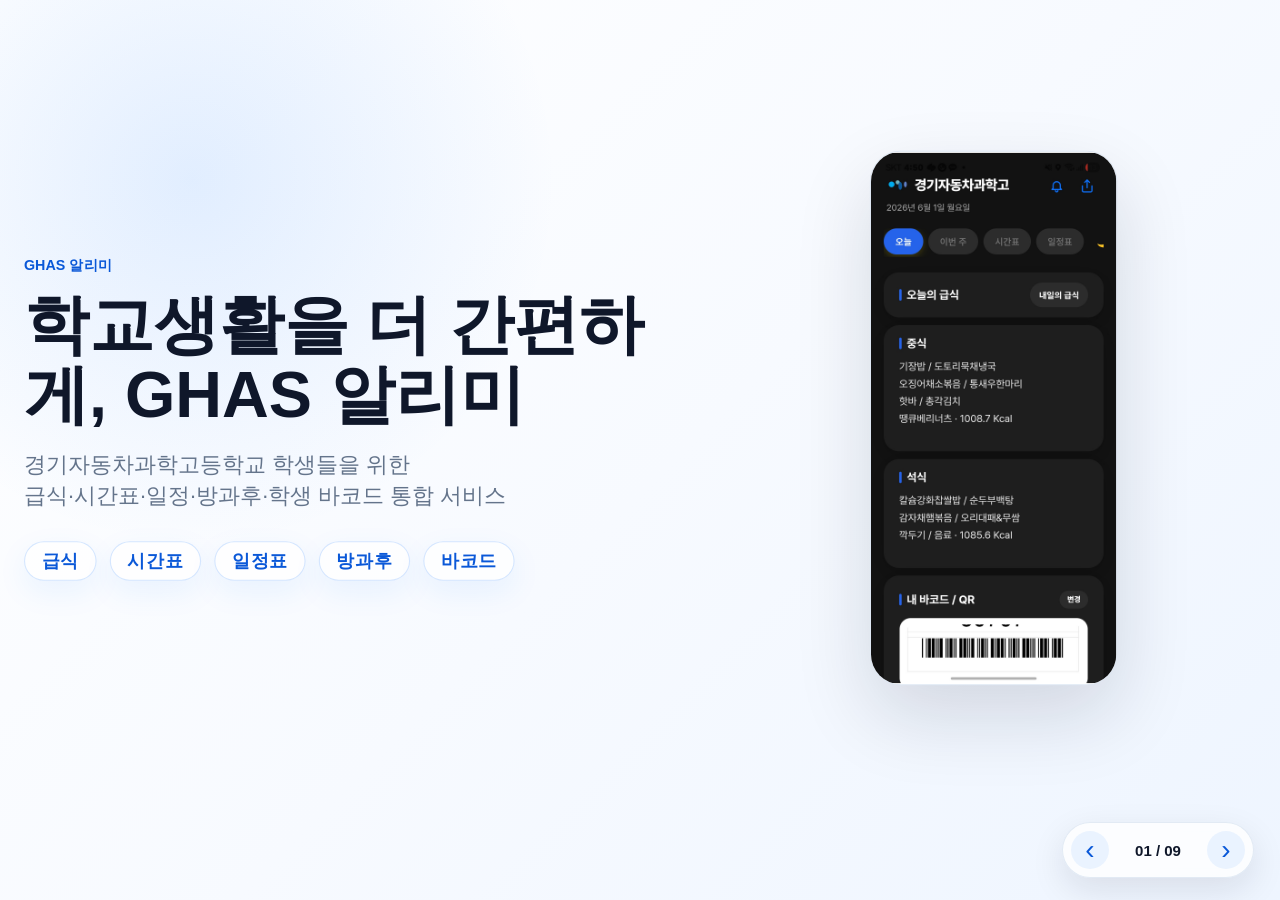
<file: index.html>
<!DOCTYPE html>
<html lang="ko">
  <head>
    <meta charset="UTF-8" />
    <meta name="viewport" content="width=device-width, initial-scale=1.0" />
    <title>GHAS 알리미 발표자료</title>
    <link rel="stylesheet" href="presentation.css" />
  </head>
  <body>
    <main class="deck" aria-label="GHAS 알리미 기능 소개 발표자료">
      <section class="slide slide-hero is-active" data-slide>
        <div class="slide-content hero-grid">
          <div class="copy">
            <p class="eyebrow">GHAS 알리미</p>
            <h1>학교생활을 더 간편하게, GHAS 알리미</h1>
            <p class="lead">
              경기자동차과학고등학교 학생들을 위한<br />
              급식·시간표·일정·방과후·학생 바코드 통합 서비스
            </p>
            <div class="pill-row" aria-label="주요 기능">
              <span>급식</span>
              <span>시간표</span>
              <span>일정표</span>
              <span>방과후</span>
              <span>바코드</span>
            </div>
          </div>
          <div class="phone-frame phone-large">
            <img src="assets/presentation/slide1-main.png" alt="GHAS 알리미 메인 화면" />
            <div class="image-placeholder">앱 화면 이미지 추가 예정</div>
          </div>
        </div>
      </section>

      <section class="slide" data-slide>
        <div class="slide-content two-column">
          <div class="phone-frame phone-feature">
            <img src="assets/presentation/slide2-meal-barcode.png" alt="오늘의 급식과 학생 바코드 화면" />
            <div class="image-placeholder">앱 화면 이미지 추가 예정</div>
          </div>
          <div class="copy">
            <p class="eyebrow">오늘의 정보</p>
            <h2>오늘 필요한 정보를 한 화면에서</h2>
            <p class="lead">
              오늘의 중식과 석식을 확인하고,<br />
              바로 아래에서 학생 바코드까지 사용할 수 있습니다.
            </p>
            <div class="point-list">
              <span>오늘의 중식</span>
              <span>오늘의 석식</span>
              <span>학생 바코드</span>
            </div>
          </div>
        </div>
      </section>

      <section class="slide" data-slide>
        <div class="slide-content center-showcase">
          <div class="copy center-copy">
            <p class="eyebrow">주간 급식</p>
            <h2>이번 주 급식을 미리 확인</h2>
            <p class="lead">
              평일 중식과 석식을 주간 단위로 확인하여<br />
              한 주의 식단을 한눈에 볼 수 있습니다.
            </p>
          </div>
          <div class="weekly-meal-pair">
            <figure>
              <div class="phone-frame">
                <img src="assets/presentation/slide3-weekly-meal.png" alt="이번 주 중식 조회 화면" />
                <div class="image-placeholder">앱 화면 이미지 추가 예정</div>
              </div>
              <figcaption>이번 주 중식</figcaption>
            </figure>
            <figure>
              <div class="phone-frame">
                <img src="assets/presentation/slide3-weekly-dinner.jpeg" alt="이번 주 석식 조회 화면" />
                <div class="image-placeholder">앱 화면 이미지 추가 예정</div>
              </div>
              <figcaption>이번 주 석식</figcaption>
            </figure>
          </div>
          <div class="compact-keywords">
            <span>주간 급식 조회</span>
            <span>중식·석식 확인</span>
            <span>날짜별 메뉴 확인</span>
          </div>
        </div>
      </section>

      <section class="slide" data-slide>
        <div class="slide-content split-showcase">
          <div class="copy top-copy">
            <p class="eyebrow">시간표와 일정표</p>
            <h2>수업과 학교 일정을 빠르게 확인</h2>
            <p class="lead">
              학년과 반에 맞는 시간표부터 학교 주요 일정까지 한곳에서 확인할 수 있습니다.
            </p>
          </div>
          <div class="mockup-pair">
            <figure>
              <div class="phone-frame">
                <img src="assets/presentation/slide4-timetable.png" alt="시간표 조회 화면" />
                <div class="image-placeholder">앱 화면 이미지 추가 예정</div>
              </div>
              <figcaption>시간표 조회</figcaption>
            </figure>
            <figure>
              <div class="phone-frame">
                <img src="assets/presentation/slide4-schedule.png" alt="학사 일정표 화면" />
                <div class="image-placeholder">앱 화면 이미지 추가 예정</div>
              </div>
              <figcaption>학사 일정표</figcaption>
            </figure>
          </div>
        </div>
      </section>

      <section class="slide" data-slide>
        <div class="slide-content two-column reverse">
          <div class="copy">
            <p class="eyebrow">방과후</p>
            <h2>방과후 일정과 교실 위치까지</h2>
            <p class="lead">
              요일별 방과후 수업 진행 여부와<br />
              강좌별 수업 장소를 빠르게 확인할 수 있습니다.
            </p>
            <div class="feature-cards">
              <article>
                <strong>요일별 진행 여부</strong>
                <span>오늘 수업이 있는지 빠르게 확인</span>
              </article>
              <article>
                <strong>강좌명 확인</strong>
                <span>내가 듣는 수업 정보를 한눈에 정리</span>
              </article>
              <article>
                <strong>교실 위치 조회</strong>
                <span>이동 전에 장소까지 바로 확인</span>
              </article>
            </div>
          </div>
          <div class="phone-frame phone-feature">
            <img src="assets/presentation/slide5-after-school.png" alt="방과후 수업 전체 조회 화면" />
            <div class="image-placeholder">앱 화면 이미지 추가 예정</div>
          </div>
        </div>
      </section>

      <section class="slide" data-slide>
        <div class="slide-content final-layout">
          <div class="copy top-copy">
            <p class="eyebrow">바코드 기능</p>
            <h2>실제 사용까지 고려한 바코드 기능</h2>
            <p class="lead">
              바코드 사진을 직접 등록하고 필요한 영역만 편집하며,<br />
              바코드 사용 시 화면 밝기를 조절해 더 편리하게 사용할 수 있습니다.
            </p>
          </div>
          <div class="mockup-pair">
            <figure>
              <div class="phone-frame">
                <img src="assets/presentation/slide6-barcode-edit.png" alt="바코드 사진 편집 화면" />
                <div class="image-placeholder">앱 화면 이미지 추가 예정</div>
              </div>
              <figcaption>바코드 사진 등록·편집</figcaption>
            </figure>
            <figure>
              <div class="phone-frame">
                <img src="assets/presentation/slide6-brightness.png" alt="바코드 밝기 조절 화면" />
                <div class="image-placeholder">앱 화면 이미지 추가 예정</div>
              </div>
              <figcaption>바코드 화면 밝기 조절</figcaption>
            </figure>
          </div>
        </div>
      </section>

      <section class="slide" data-slide>
        <div class="slide-content final-layout">
          <div class="copy top-copy">
            <p class="eyebrow">알림 기능</p>
            <h2>필요한 소식을 놓치지 않도록</h2>
            <p class="lead">
              학교생활에 필요한 주요 정보를 알림으로 확인하여<br />
              중요한 일정과 업데이트를 더 빠르게 받아볼 수 있습니다.
            </p>
          </div>
          <div class="mockup-pair">
            <figure>
              <div class="phone-frame">
                <img src="assets/presentation/slide7-alarm-feature.png" alt="GHAS 알리미 알림 기능 화면" />
                <div class="image-placeholder">앱 화면 이미지 추가 예정</div>
              </div>
              <figcaption>알림 기능 화면</figcaption>
            </figure>
            <figure>
              <div class="notification-frame">
                <img src="assets/presentation/slide7-alarm-notification.png" alt="GHAS 알리미 알림 수신 화면" />
                <div class="image-placeholder">앱 화면 이미지 추가 예정</div>
              </div>
              <figcaption>알림 수신 화면</figcaption>
            </figure>
          </div>
        </div>
      </section>

      <section class="slide final-slide" data-slide>
        <div class="slide-content future-layout">
          <div class="copy top-copy">
            <p class="eyebrow">향후 계획</p>
            <h2>더 많은 학생들이 편하게 사용할 수 있도록</h2>
            <p class="lead">
              GHAS 알리미는 앞으로도 학교생활에 필요한 기능을 계속 개선해 나갈 예정입니다.
            </p>
          </div>
          <div class="future-showcase">
            <figure class="ios-preview">
              <div class="phone-frame">
                <img src="assets/presentation/slide8-ios-app.png" alt="GHAS 알리미 iPhone 앱 화면" />
                <div class="image-placeholder">앱 화면 이미지 추가 예정</div>
              </div>
              <figcaption>iOS 앱 출시 예정</figcaption>
            </figure>
            <div class="future-grid">
              <article>
                <strong>iOS 앱 출시 예정</strong>
                <span>아이폰 사용자도 더 편하게 사용할 수 있도록 준비</span>
              </article>
              <article>
                <strong>위젯 추가 예정</strong>
                <span>급식과 시간표를 홈 화면에서 빠르게 확인</span>
              </article>
              <article>
                <strong>사용자 설정 기능 개선</strong>
                <span>개인에게 맞는 사용 경험을 더 세밀하게 조정</span>
              </article>
              <article>
                <strong>디자인 완성도 향상</strong>
                <span>더 보기 좋고 사용하기 쉬운 화면으로 개선</span>
              </article>
              <article>
                <strong>데이터 예외 처리 강화</strong>
                <span>급식과 시간표 데이터가 없거나 바뀌는 상황에 더 안정적으로 대응</span>
              </article>
              <article>
                <strong>기능 개선 지속</strong>
                <span>더 많은 학생들이 편하게 사용할 수 있도록 필요한 기능 보완</span>
              </article>
            </div>
          </div>
          <div class="thanks-box">
            <strong>감사합니다</strong>
            <p>
              도움을 주신 승현 사장님, 기훈 개발자분, 안선후해커님, 비주얼캠프 이사님들,
              상현 선생님, 재영 선생님,정유진 그리고 테스트에 참여해주신 선생님들과 학생들에게 모두 감사드립니다.
              또한 아버지 어머니 감사합니다.
              <br />
              GHAS 알리미가 학교생활에 필요한 정보를 더 빠르고 편리하게 전달할 수 있도록 노력하겠습니다.
              <br />
              지금까지 3학년 7반 7번 김진형이였습니다. 감사합니다.
            </p>
          </div>
        </div>
      </section>

      <section class="slide closing-slide" data-slide>
        <div class="slide-content closing-layout">
          <div class="copy closing-copy">
            <p class="eyebrow">마무리</p>
            <h2>이것도 웹입니다</h2>
          </div>
          <div class="closing-showcase">
            <figure class="closing-photo">
              <img src="assets/presentation/KakaoTalk_Photo_2026-06-01-22-46-08.jpeg" alt="3학년 7반 김진형 증명사진" />
              <figcaption>
                3학년 7반 7번 김진형<br />
                감사합니다
              </figcaption>
            </figure>
            <aside class="project-intro" aria-label="프로젝트 소개">
              <p>PROJECTS</p>
              <h3>진행했던 프로젝트</h3>
              <ol>
                <li>
                  <strong>실시간 웹 보안 진단 및 탐지 확장프로그램</strong>
                  <span>데모버너: WAF</span>
                </li>
                <li>
                  <strong>디자인 제작 및 소유</strong>
                  <span>20개</span>
                </li>
                <li>
                  <strong>웹·시스템 해커</strong>
                  <span>웹과 시스템 보안 중심</span>
                </li>
              </ol>
            </aside>
          </div>
        </div>
      </section>
    </main>

    <nav class="presentation-controls" aria-label="발표 조작">
      <button class="nav-button" type="button" data-prev aria-label="이전 슬라이드">‹</button>
      <div class="page-indicator" aria-live="polite"><span data-current>01</span> / <span data-total>09</span></div>
      <button class="nav-button" type="button" data-next aria-label="다음 슬라이드">›</button>
    </nav>

    <script src="presentation.js"></script>
  </body>
</html>
</file>
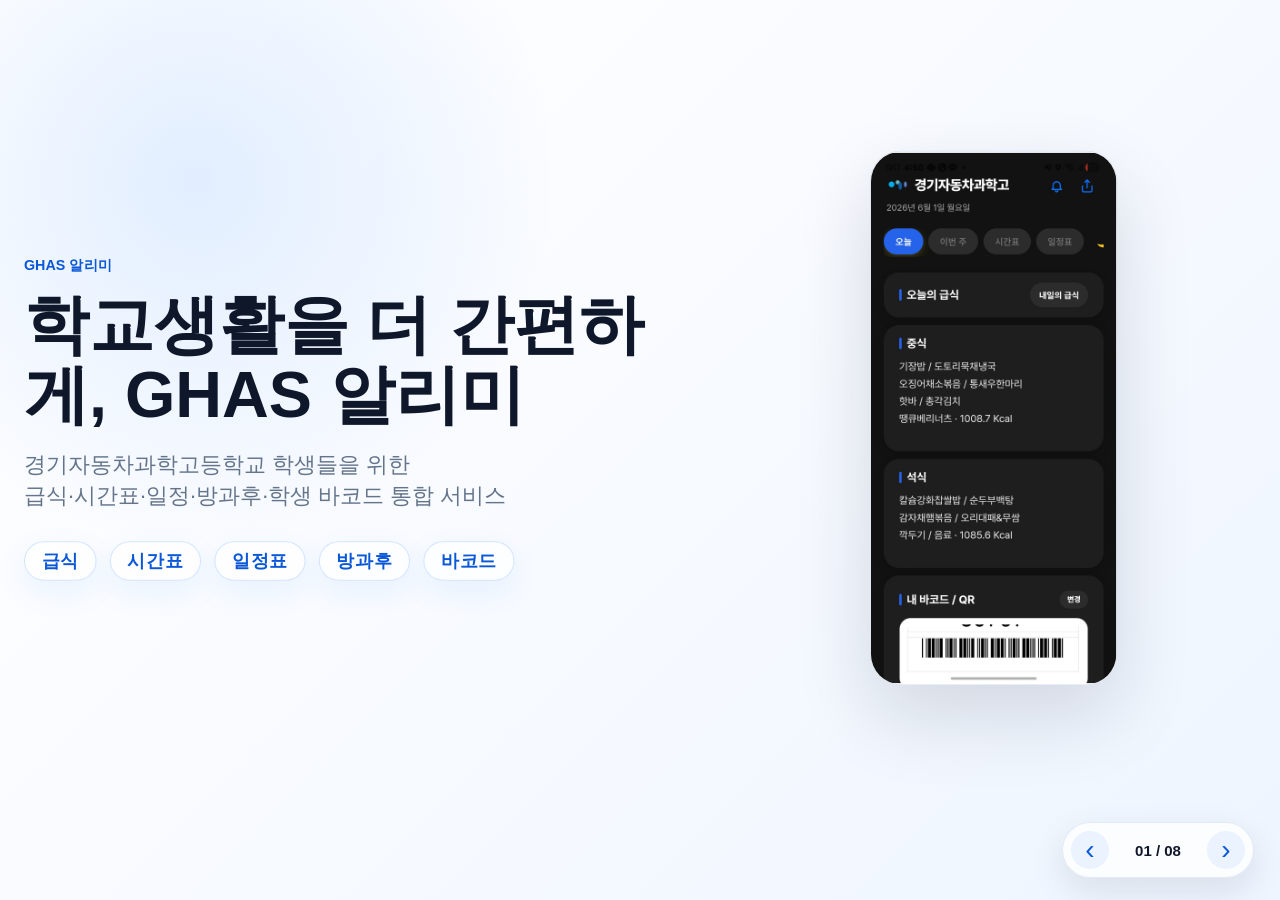
<file: presentation.html>
<!DOCTYPE html>
<html lang="ko">
  <head>
    <meta charset="UTF-8" />
    <meta name="viewport" content="width=device-width, initial-scale=1.0" />
    <title>GHAS 알리미 발표자료</title>
    <link rel="stylesheet" href="presentation.css" />
  </head>
  <body>
    <main class="deck" aria-label="GHAS 알리미 기능 소개 발표자료">
      <section class="slide slide-hero is-active" data-slide>
        <div class="slide-content hero-grid">
          <div class="copy">
            <p class="eyebrow">GHAS 알리미</p>
            <h1>학교생활을 더 간편하게, GHAS 알리미</h1>
            <p class="lead">
              경기자동차과학고등학교 학생들을 위한<br />
              급식·시간표·일정·방과후·학생 바코드 통합 서비스
            </p>
            <div class="pill-row" aria-label="주요 기능">
              <span>급식</span>
              <span>시간표</span>
              <span>일정표</span>
              <span>방과후</span>
              <span>바코드</span>
            </div>
          </div>
          <div class="phone-frame phone-large">
            <img src="assets/presentation/slide1-main.png" alt="GHAS 알리미 메인 화면" />
            <div class="image-placeholder">앱 화면 이미지 추가 예정</div>
          </div>
        </div>
      </section>

      <section class="slide" data-slide>
        <div class="slide-content two-column">
          <div class="phone-frame phone-feature">
            <img src="assets/presentation/slide2-meal-barcode.png" alt="오늘의 급식과 학생 바코드 화면" />
            <div class="image-placeholder">앱 화면 이미지 추가 예정</div>
          </div>
          <div class="copy">
            <p class="eyebrow">오늘의 정보</p>
            <h2>오늘 필요한 정보를 한 화면에서</h2>
            <p class="lead">
              오늘의 중식과 석식을 확인하고,<br />
              바로 아래에서 학생 바코드까지 사용할 수 있습니다.
            </p>
            <div class="point-list">
              <span>오늘의 중식</span>
              <span>오늘의 석식</span>
              <span>학생 바코드</span>
            </div>
          </div>
        </div>
      </section>

      <section class="slide" data-slide>
        <div class="slide-content center-showcase">
          <div class="copy center-copy">
            <p class="eyebrow">주간 급식</p>
            <h2>이번 주 급식을 미리 확인</h2>
            <p class="lead">
              평일 중식과 석식을 주간 단위로 확인하여<br />
              한 주의 식단을 한눈에 볼 수 있습니다.
            </p>
          </div>
          <div class="wide-phone-frame">
            <div class="phone-frame">
              <img src="assets/presentation/slide3-weekly-meal.png" alt="이번 주 급식 전체 조회 화면" />
              <div class="image-placeholder">앱 화면 이미지 추가 예정</div>
            </div>
          </div>
          <div class="compact-keywords">
            <span>주간 급식 조회</span>
            <span>중식·석식 확인</span>
            <span>날짜별 메뉴 확인</span>
          </div>
        </div>
      </section>

      <section class="slide" data-slide>
        <div class="slide-content split-showcase">
          <div class="copy top-copy">
            <p class="eyebrow">시간표와 일정표</p>
            <h2>수업과 학교 일정을 빠르게 확인</h2>
            <p class="lead">
              학년과 반에 맞는 시간표부터 학교 주요 일정까지 한곳에서 확인할 수 있습니다.
            </p>
          </div>
          <div class="mockup-pair">
            <figure>
              <div class="phone-frame">
                <img src="assets/presentation/slide4-timetable.png" alt="시간표 조회 화면" />
                <div class="image-placeholder">앱 화면 이미지 추가 예정</div>
              </div>
              <figcaption>시간표 조회</figcaption>
            </figure>
            <figure>
              <div class="phone-frame">
                <img src="assets/presentation/slide4-schedule.png" alt="학사 일정표 화면" />
                <div class="image-placeholder">앱 화면 이미지 추가 예정</div>
              </div>
              <figcaption>학사 일정표</figcaption>
            </figure>
          </div>
        </div>
      </section>

      <section class="slide" data-slide>
        <div class="slide-content two-column reverse">
          <div class="copy">
            <p class="eyebrow">방과후</p>
            <h2>방과후 일정과 교실 위치까지</h2>
            <p class="lead">
              요일별 방과후 수업 진행 여부와<br />
              강좌별 수업 장소를 빠르게 확인할 수 있습니다.
            </p>
            <div class="feature-cards">
              <article>
                <strong>요일별 진행 여부</strong>
                <span>오늘 수업이 있는지 빠르게 확인</span>
              </article>
              <article>
                <strong>강좌명 확인</strong>
                <span>내가 듣는 수업 정보를 한눈에 정리</span>
              </article>
              <article>
                <strong>교실 위치 조회</strong>
                <span>이동 전에 장소까지 바로 확인</span>
              </article>
            </div>
          </div>
          <div class="phone-frame phone-feature">
            <img src="assets/presentation/slide5-after-school.png" alt="방과후 수업 전체 조회 화면" />
            <div class="image-placeholder">앱 화면 이미지 추가 예정</div>
          </div>
        </div>
      </section>

      <section class="slide" data-slide>
        <div class="slide-content final-layout">
          <div class="copy top-copy">
            <p class="eyebrow">바코드 기능</p>
            <h2>실제 사용까지 고려한 바코드 기능</h2>
            <p class="lead">
              바코드 사진을 직접 등록하고 필요한 영역만 편집하며,<br />
              바코드 사용 시 화면 밝기를 조절해 더 편리하게 사용할 수 있습니다.
            </p>
          </div>
          <div class="mockup-pair">
            <figure>
              <div class="phone-frame">
                <img src="assets/presentation/slide6-barcode-edit.png" alt="바코드 사진 편집 화면" />
                <div class="image-placeholder">앱 화면 이미지 추가 예정</div>
              </div>
              <figcaption>바코드 사진 등록·편집</figcaption>
            </figure>
            <figure>
              <div class="phone-frame">
                <img src="assets/presentation/slide6-brightness.png" alt="바코드 밝기 조절 화면" />
                <div class="image-placeholder">앱 화면 이미지 추가 예정</div>
              </div>
              <figcaption>바코드 화면 밝기 조절</figcaption>
            </figure>
          </div>
        </div>
      </section>

      <section class="slide" data-slide>
        <div class="slide-content final-layout">
          <div class="copy top-copy">
            <p class="eyebrow">알림 기능</p>
            <h2>필요한 소식을 놓치지 않도록</h2>
            <p class="lead">
              학교생활에 필요한 주요 정보를 알림으로 확인하여<br />
              중요한 일정과 업데이트를 더 빠르게 받아볼 수 있습니다.
            </p>
          </div>
          <div class="mockup-pair">
            <figure>
              <div class="phone-frame">
                <img src="assets/presentation/slide7-alarm-feature.png" alt="GHAS 알리미 알림 기능 화면" />
                <div class="image-placeholder">앱 화면 이미지 추가 예정</div>
              </div>
              <figcaption>알림 기능 화면</figcaption>
            </figure>
            <figure>
              <div class="notification-frame">
                <img src="assets/presentation/slide7-alarm-notification.png" alt="GHAS 알리미 알림 수신 화면" />
                <div class="image-placeholder">앱 화면 이미지 추가 예정</div>
              </div>
              <figcaption>알림 수신 화면</figcaption>
            </figure>
          </div>
        </div>
      </section>

      <section class="slide final-slide" data-slide>
        <div class="slide-content future-layout">
          <div class="copy top-copy">
            <p class="eyebrow">향후 계획</p>
            <h2>더 많은 학생들이 편하게 사용할 수 있도록</h2>
            <p class="lead">
              GHAS 알리미는 앞으로도 학교생활에 필요한 기능을 계속 개선해 나갈 예정입니다.
            </p>
          </div>
          <div class="future-showcase">
            <figure class="ios-preview">
              <div class="phone-frame">
                <img src="assets/presentation/slide8-ios-app.png" alt="GHAS 알리미 iPhone 앱 화면" />
                <div class="image-placeholder">앱 화면 이미지 추가 예정</div>
              </div>
              <figcaption>iOS 앱 출시 예정</figcaption>
            </figure>
            <div class="future-grid">
              <article>
                <strong>iOS 앱 출시 예정</strong>
                <span>아이폰 사용자도 더 편하게 사용할 수 있도록 준비</span>
              </article>
              <article>
                <strong>위젯 추가 예정</strong>
                <span>급식과 시간표를 홈 화면에서 빠르게 확인</span>
              </article>
              <article>
                <strong>사용자 설정 기능 개선</strong>
                <span>개인에게 맞는 사용 경험을 더 세밀하게 조정</span>
              </article>
              <article>
                <strong>디자인 완성도 향상</strong>
                <span>더 보기 좋고 사용하기 쉬운 화면으로 개선</span>
              </article>
              <article>
                <strong>데이터 예외 처리 강화</strong>
                <span>급식과 시간표 데이터가 없거나 바뀌는 상황에 더 안정적으로 대응</span>
              </article>
              <article>
                <strong>기능 개선 지속</strong>
                <span>더 많은 학생들이 편하게 사용할 수 있도록 필요한 기능 보완</span>
              </article>
            </div>
          </div>
          <div class="thanks-box">
            <strong>감사합니다</strong>
            <p>
              도움을 주신 승현 사장님, 기훈 개발자분, 비주얼캠프 이사님들,
              상현 선생님, 재영 선생님 그리고 테스트에 참여해주신 선생님들과
              학생들에게 모두 감사드립니다.
            </p>
          </div>
          <p class="closing">
            GHAS 알리미<br />
            <span>학교생활에 필요한 정보를 더 빠르고 편리하게.</span>
          </p>
        </div>
      </section>
    </main>

    <nav class="presentation-controls" aria-label="발표 조작">
      <button class="nav-button" type="button" data-prev aria-label="이전 슬라이드">‹</button>
      <div class="page-indicator" aria-live="polite"><span data-current>01</span> / <span data-total>08</span></div>
      <button class="nav-button" type="button" data-next aria-label="다음 슬라이드">›</button>
    </nav>

    <script src="presentation.js"></script>
  </body>
</html>
</file>
<file: presentation.css>
:root {
  --blue: #1d7cff;
  --blue-deep: #0a58d8;
  --ink: #0f172a;
  --muted: #64748b;
  --line: #dbe5f2;
  --surface: #f6f8fb;
  --soft-blue: #eaf3ff;
  --shadow: 0 28px 70px rgba(15, 23, 42, 0.14);
  --phone-radius: 34px;
  --control-safe-area: 92px;
  --deck-scale: 1.1;
}

* {
  box-sizing: border-box;
}

html,
body {
  width: 100%;
  height: 100%;
  margin: 0;
}

body {
  overflow: hidden;
  background: #ffffff;
  color: var(--ink);
  font-family: -apple-system, BlinkMacSystemFont, "Segoe UI", "Noto Sans KR", "Apple SD Gothic Neo", sans-serif;
  letter-spacing: 0;
}

button {
  font: inherit;
}

.deck {
  position: relative;
  width: 100vw;
  height: 100vh;
  height: 100dvh;
  overflow: hidden;
  background:
    radial-gradient(circle at 15% 20%, rgba(29, 124, 255, 0.12), transparent 28%),
    linear-gradient(135deg, #ffffff 0%, #f7faff 52%, #eef5ff 100%);
}

.slide {
  position: absolute;
  inset: 0;
  display: grid;
  place-items: center;
  overflow: hidden;
  padding:
    clamp(20px, 3.2vh, 42px)
    clamp(24px, 4vw, 56px)
    var(--control-safe-area);
  opacity: 0;
  visibility: hidden;
  transform: translateX(28px);
  transition:
    opacity 420ms ease,
    transform 420ms ease,
    visibility 420ms ease;
}

.slide.is-active {
  opacity: 1;
  visibility: visible;
  transform: translateX(0);
  z-index: 2;
}

.slide-content {
  width: min(1120px, 96%);
  height: min(640px, calc(100vh - var(--control-safe-area) - clamp(20px, 3.2vh, 42px)));
  height: min(640px, calc(100dvh - var(--control-safe-area) - clamp(20px, 3.2vh, 42px)));
  min-height: 0;
  display: grid;
  align-items: center;
  gap: clamp(16px, 2.5vw, 36px);
  transform: scale(var(--deck-scale));
  transform-origin: center;
}

.hero-grid,
.two-column {
  grid-template-columns: minmax(0, 1.05fr) minmax(320px, 0.82fr);
}

.two-column.reverse {
  grid-template-columns: minmax(0, 0.9fr) minmax(320px, 0.72fr);
}

.copy {
  min-width: 0;
}

.eyebrow {
  margin: 0 0 clamp(8px, 1.4vh, 14px);
  color: var(--blue-deep);
  font-size: clamp(13px, 1vw, 17px);
  font-weight: 800;
}

h1,
h2 {
  margin: 0;
  font-weight: 850;
  letter-spacing: 0;
  line-height: 1.08;
}

h1 {
  max-width: 650px;
  font-size: clamp(38px, 4.6vw, 62px);
}

h2 {
  max-width: 760px;
  font-size: clamp(32px, 3.8vw, 50px);
}

.lead {
  margin: clamp(12px, 2vh, 20px) 0 0;
  color: var(--muted);
  font-size: clamp(16px, 1.55vw, 21px);
  font-weight: 500;
  line-height: 1.42;
}

.pill-row,
.compact-keywords,
.point-list {
  display: flex;
  flex-wrap: wrap;
  gap: 12px;
  margin-top: clamp(18px, 3vh, 30px);
}

.pill-row span,
.compact-keywords span,
.point-list span {
  display: inline-flex;
  align-items: center;
  min-height: 36px;
  padding: 0 15px;
  border: 1px solid rgba(29, 124, 255, 0.18);
  border-radius: 999px;
  background: rgba(255, 255, 255, 0.74);
  color: var(--blue-deep);
  font-size: clamp(14px, 1.3vw, 17px);
  font-weight: 800;
  box-shadow: 0 10px 28px rgba(29, 124, 255, 0.08);
}

.phone-frame {
  position: relative;
  width: auto;
  height: min(52vh, 490px);
  aspect-ratio: 9 / 19.5;
  justify-self: center;
  overflow: hidden;
  border: 1px solid rgba(219, 229, 242, 0.9);
  border-radius: 28px;
  background: #ffffff;
  box-shadow: var(--shadow);
}

.phone-frame::before {
  content: none;
}

.phone-frame img {
  position: absolute;
  inset: 0;
  z-index: 2;
  width: 100%;
  height: 100%;
  object-fit: contain;
  background: #ffffff;
}

.phone-frame img.is-missing,
.notification-frame img.is-missing {
  display: none;
}

.phone-large {
  height: min(54vh, 510px);
}

.phone-feature {
  height: min(55vh, 520px);
}

.image-placeholder {
  position: absolute;
  inset: 0;
  display: grid;
  place-items: center;
  padding: 34px;
  background:
    linear-gradient(180deg, rgba(255, 255, 255, 0.92), rgba(239, 246, 255, 0.92)),
    repeating-linear-gradient(135deg, transparent 0 14px, rgba(29, 124, 255, 0.06) 14px 28px);
  color: #6b7b91;
  font-size: 20px;
  font-weight: 800;
  line-height: 1.45;
  text-align: center;
}

.notification-frame {
  position: relative;
  width: min(440px, 100%);
  aspect-ratio: 426 / 104;
  align-self: center;
  justify-self: center;
  overflow: hidden;
  border: 1px solid rgba(219, 229, 242, 0.88);
  border-radius: 26px;
  background: rgba(255, 255, 255, 0.86);
  box-shadow: var(--shadow);
}

.notification-frame img {
  position: absolute;
  inset: 0;
  z-index: 2;
  width: 100%;
  height: 100%;
  object-fit: cover;
}

.notification-frame .image-placeholder {
  font-size: 18px;
}

.center-showcase {
  grid-template-rows: auto 1fr auto;
  justify-items: center;
  text-align: center;
}

.center-copy .lead {
  margin-top: 18px;
}

.wide-phone-frame {
  width: 100%;
  display: grid;
  place-items: center;
}

.wide-phone-frame .phone-frame {
  height: min(50vh, 470px);
}

.weekly-meal-pair {
  display: grid;
  grid-template-columns: repeat(2, minmax(220px, 1fr));
  align-items: center;
  gap: clamp(22px, 4vw, 54px);
  width: min(760px, 100%);
  justify-self: center;
}

.weekly-meal-pair .phone-frame {
  height: min(43vh, 400px);
}

.compact-keywords {
  justify-content: center;
  margin-top: 0;
}

.split-showcase,
.final-layout {
  grid-template-rows: auto minmax(0, 1fr);
  align-items: center;
}

.top-copy {
  text-align: center;
  justify-self: center;
}

.top-copy h2,
.top-copy .lead {
  max-width: 940px;
}

.top-copy .lead {
  margin-top: clamp(10px, 1.6vh, 16px);
}

.mockup-pair {
  display: grid;
  grid-template-columns: repeat(2, minmax(260px, 1fr));
  align-items: center;
  gap: clamp(22px, 4vw, 54px);
  width: min(820px, 100%);
  justify-self: center;
}

figure {
  display: grid;
  justify-items: center;
  gap: clamp(8px, 1.4vh, 14px);
  margin: 0;
}

figure .phone-frame {
  height: min(48vh, 455px);
}

figcaption {
  color: var(--muted);
  font-size: clamp(14px, 1.25vw, 18px);
  font-weight: 800;
}

.feature-cards {
  display: grid;
  gap: clamp(8px, 1.4vh, 12px);
  margin-top: clamp(16px, 2.8vh, 26px);
  max-width: 560px;
}

.feature-cards article {
  padding: clamp(12px, 1.8vh, 18px) clamp(16px, 1.8vw, 20px);
  border: 1px solid var(--line);
  border-radius: 8px;
  background: rgba(255, 255, 255, 0.8);
  box-shadow: 0 12px 34px rgba(15, 23, 42, 0.07);
}

.feature-cards strong,
.feature-cards span {
  display: block;
}

.feature-cards strong {
  color: var(--blue-deep);
  font-size: clamp(16px, 1.55vw, 19px);
  font-weight: 850;
}

.feature-cards span {
  margin-top: 5px;
  color: var(--muted);
  font-size: clamp(13px, 1.2vw, 16px);
  line-height: 1.35;
}

.closing {
  justify-self: center;
  margin: 0;
  text-align: center;
  color: var(--ink);
  font-size: clamp(28px, 3.1vw, 42px);
  font-weight: 850;
  line-height: 1.28;
}

.final-slide .closing {
  grid-column: 1 / -1;
}

.closing span {
  color: var(--blue-deep);
  font-size: 0.7em;
}

.future-layout {
  grid-template-rows: auto auto auto auto;
  align-content: center;
  gap: clamp(12px, 1.6vw, 20px);
}

.future-layout h2 {
  font-size: clamp(38px, 4vw, 56px);
}

.future-layout .lead {
  margin-top: 14px;
  font-size: clamp(18px, 1.65vw, 24px);
}

.future-showcase {
  display: grid;
  grid-template-columns: minmax(190px, 0.32fr) minmax(0, 1fr);
  align-items: center;
  gap: clamp(22px, 2.8vw, 38px);
  width: min(980px, 100%);
  justify-self: center;
}

.ios-preview {
  gap: 9px;
}

.ios-preview .phone-frame {
  width: auto;
  height: min(34vh, 290px);
}

.future-grid {
  display: grid;
  grid-template-columns: repeat(2, minmax(0, 1fr));
  gap: 10px;
  width: 100%;
  justify-self: center;
}

.future-grid article {
  min-height: 76px;
  padding: 13px 15px;
  border: 1px solid var(--line);
  border-radius: 8px;
  background: rgba(255, 255, 255, 0.82);
  box-shadow: 0 12px 32px rgba(15, 23, 42, 0.07);
}

.future-grid strong,
.future-grid span,
.thanks-box strong,
.thanks-box p {
  display: block;
}

.future-grid strong {
  color: var(--blue-deep);
  font-size: clamp(15px, 1.05vw, 18px);
  font-weight: 850;
}

.future-grid span {
  margin-top: 5px;
  color: var(--muted);
  font-size: clamp(13px, 0.88vw, 15px);
  font-weight: 650;
  line-height: 1.35;
}

.thanks-box {
  width: min(980px, 100%);
  justify-self: center;
  padding: 14px 20px;
  border: 1px solid rgba(29, 124, 255, 0.16);
  border-radius: 8px;
  background: rgba(234, 243, 255, 0.68);
  text-align: center;
}

.thanks-box strong {
  color: var(--ink);
  font-size: clamp(18px, 1.35vw, 22px);
  font-weight: 850;
}

.thanks-box p {
  margin: 6px auto 0;
  max-width: 860px;
  color: var(--muted);
  font-size: clamp(13px, 0.92vw, 16px);
  font-weight: 650;
  line-height: 1.42;
}

.closing-layout {
  grid-template-rows: auto minmax(0, 1fr);
  justify-items: center;
  gap: clamp(16px, 2.4vh, 28px);
  text-align: center;
}

.closing-copy h2 {
  max-width: none;
}

.closing-showcase {
  display: grid;
  grid-template-columns: minmax(260px, 0.9fr) minmax(300px, 1fr);
  align-items: center;
  gap: clamp(24px, 4vw, 58px);
  width: min(980px, 100%);
  min-height: 0;
}

.closing-photo {
  width: min(410px, 100%);
  min-height: 0;
}

.closing-photo img {
  width: 100%;
  max-height: min(48vh, 390px);
  object-fit: contain;
  border: 1px solid rgba(219, 229, 242, 0.9);
  border-radius: 8px;
  background: #ffffff;
  box-shadow: var(--shadow);
}

.closing-photo figcaption {
  color: var(--ink);
  font-size: clamp(15px, 1.25vw, 20px);
  font-weight: 800;
  line-height: 1.52;
}

.project-intro {
  width: 100%;
  padding: clamp(20px, 3vw, 30px);
  border: 1px solid rgba(29, 124, 255, 0.16);
  border-radius: 8px;
  background: rgba(255, 255, 255, 0.78);
  box-shadow: 0 18px 46px rgba(15, 23, 42, 0.09);
  text-align: left;
}

.project-intro p,
.project-intro h3 {
  margin: 0;
}

.project-intro p {
  color: var(--blue-deep);
  font-size: clamp(12px, 0.95vw, 14px);
  font-weight: 900;
}

.project-intro h3 {
  margin-top: 8px;
  color: var(--ink);
  font-size: clamp(24px, 2.2vw, 34px);
  font-weight: 850;
  line-height: 1.18;
}

.project-intro ol {
  display: grid;
  gap: 13px;
  margin: clamp(18px, 2.4vh, 26px) 0 0;
  padding: 0;
  list-style: none;
  counter-reset: project;
}

.project-intro li {
  position: relative;
  min-height: 76px;
  padding: 14px 16px 14px 58px;
  border: 1px solid var(--line);
  border-radius: 8px;
  background: rgba(246, 248, 251, 0.74);
}

.project-intro li::before {
  position: absolute;
  left: 16px;
  top: 15px;
  display: grid;
  place-items: center;
  width: 28px;
  height: 28px;
  border-radius: 50%;
  background: var(--blue);
  color: #ffffff;
  content: counter(project);
  counter-increment: project;
  font-size: 14px;
  font-weight: 900;
}

.project-intro strong,
.project-intro span {
  display: block;
}

.project-intro strong {
  color: var(--ink);
  font-size: clamp(15px, 1.15vw, 18px);
  font-weight: 850;
  line-height: 1.3;
}

.project-intro span {
  margin-top: 5px;
  color: var(--muted);
  font-size: clamp(13px, 0.98vw, 16px);
  font-weight: 700;
  line-height: 1.35;
}

.presentation-controls {
  position: fixed;
  right: 26px;
  bottom: 22px;
  z-index: 10;
  display: flex;
  align-items: center;
  gap: 10px;
  padding: 8px;
  border: 1px solid rgba(219, 229, 242, 0.8);
  border-radius: 999px;
  background: rgba(255, 255, 255, 0.78);
  box-shadow: 0 12px 34px rgba(15, 23, 42, 0.1);
  backdrop-filter: blur(14px);
}

.nav-button {
  display: grid;
  place-items: center;
  width: 38px;
  height: 38px;
  border: 0;
  border-radius: 50%;
  background: var(--soft-blue);
  color: var(--blue-deep);
  cursor: pointer;
  font-size: 28px;
  line-height: 1;
}

.nav-button:disabled {
  opacity: 0.35;
  cursor: default;
}

.page-indicator {
  min-width: 78px;
  color: var(--ink);
  font-size: 15px;
  font-weight: 850;
  text-align: center;
}

@media (max-width: 860px) {
  :root {
    --deck-scale: 0.94;
  }

  body {
    overflow: hidden;
  }

  .deck {
    height: 100vh;
    height: 100dvh;
  }

  .slide {
    padding: 20px 18px 86px;
  }

  .slide-content {
    height: calc(100vh - 106px);
    height: calc(100dvh - 106px);
    min-height: 0;
  }

  .hero-grid,
  .two-column,
  .two-column.reverse {
    grid-template-columns: 1fr;
    text-align: center;
  }

  .pill-row,
  .point-list {
    justify-content: center;
  }

  .mockup-pair {
    grid-template-columns: 1fr 1fr;
    gap: 18px;
  }

  .weekly-meal-pair {
    grid-template-columns: 1fr 1fr;
    gap: 18px;
  }

  .future-grid {
    grid-template-columns: repeat(2, minmax(0, 1fr));
  }

  .future-showcase {
    grid-template-columns: 1fr;
  }

  .closing-showcase {
    grid-template-columns: 1fr;
    gap: 14px;
  }

  .closing-slide .slide-content {
    align-content: center;
    gap: 12px;
  }

  .closing-copy h2 {
    font-size: clamp(30px, 8vw, 40px);
  }

  .closing-photo {
    width: min(280px, 72vw);
  }

  .closing-photo img {
    max-height: min(35vh, 300px);
  }

  .closing-photo figcaption {
    font-size: clamp(14px, 3.7vw, 17px);
    line-height: 1.36;
  }

  .project-intro {
    padding: 16px;
  }

  .project-intro h3 {
    font-size: clamp(22px, 6.2vw, 28px);
  }

  .project-intro li {
    min-height: 62px;
    padding: 10px 12px 10px 50px;
  }

  .project-intro li::before {
    left: 13px;
    top: 12px;
    width: 26px;
    height: 26px;
  }

  .project-intro strong {
    font-size: clamp(13px, 3.4vw, 16px);
  }

  .project-intro span {
    font-size: clamp(12px, 3.2vw, 15px);
  }

  .ios-preview .phone-frame {
    width: min(240px, 62vw);
  }

  figure .phone-frame {
    width: min(200px, 38vw);
  }

  .weekly-meal-pair .phone-frame {
    width: min(200px, 38vw);
    height: min(38vh, 340px);
  }

  .phone-frame,
  .phone-large,
  .phone-feature {
    width: auto;
    height: min(44vh, 360px);
  }
}

@media (max-width: 560px) {
  h1 {
    font-size: 42px;
  }

  h2 {
    font-size: 36px;
  }

  .lead {
    font-size: 19px;
  }

  .mockup-pair {
    grid-template-columns: 1fr;
  }

  .weekly-meal-pair {
    grid-template-columns: 1fr;
  }

  .future-grid {
    grid-template-columns: 1fr;
  }

  figure .phone-frame {
    width: auto;
    height: min(36vh, 300px);
  }

  .closing-slide {
    padding-top: 14px;
  }

  .closing-slide .slide-content {
    --deck-scale: 0.82;
  }
}

@media print {
  @page {
    size: 16in 9in;
    margin: 0;
  }

  * {
    -webkit-print-color-adjust: exact;
    print-color-adjust: exact;
  }

  html,
  body {
    width: 16in;
    height: auto;
    overflow: visible;
    background: #ffffff;
  }

  .deck {
    width: 16in;
    height: auto;
    background: #ffffff;
  }

  .slide {
    position: relative;
    inset: auto;
    width: 16in;
    height: 9in;
    padding: 0.65in;
    page-break-after: always;
    break-after: page;
    opacity: 1;
    visibility: visible;
    transform: none;
  }

  .slide:last-child {
    page-break-after: auto;
    break-after: auto;
  }

  .slide-content {
    width: 100%;
    height: 100%;
    min-height: 0;
  }

  .presentation-controls {
    display: none;
  }
}
</file>
